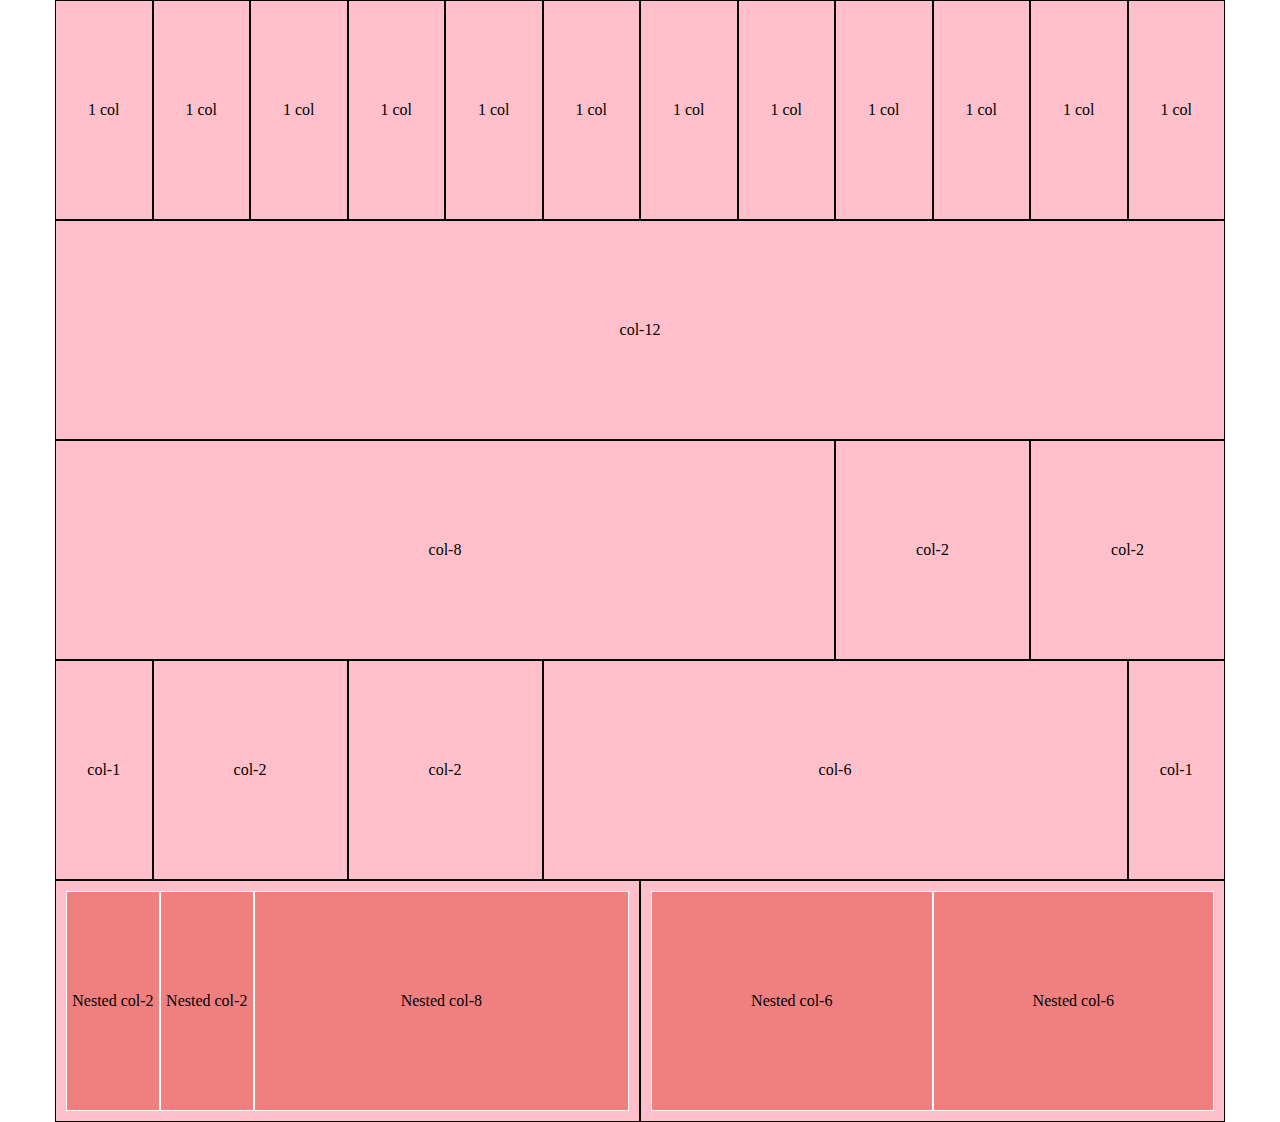
<file: index.html>
<!DOCTYPE html>
<html lang="en" dir="ltr">
  <head>
    <meta charset="utf-8">
    <title>12bool</title>
    <meta name="viewport" content="width=device-width, initial-scale=1.0">
    <link rel="stylesheet" href="./css/master.css">
  </head>
  <body>

    <div class="container">
      <div class="col-1">1 col</div>
      <div class="col-1">1 col</div>
      <div class="col-1">1 col</div>
      <div class="col-1">1 col</div>
      <div class="col-1">1 col</div>
      <div class="col-1">1 col</div>
      <div class="col-1">1 col</div>
      <div class="col-1">1 col</div>
      <div class="col-1">1 col</div>
      <div class="col-1">1 col</div>
      <div class="col-1">1 col</div>
      <div class="col-1">1 col</div>
    </div>

    <div class="container">
      <div class="col-12">col-12</div>
    </div>

    <div class="container">
      <div class="col-8">col-8</div>
      <div class="col-2">col-2</div>
      <div class="col-2">col-2</div>
    </div>

    <div class="container">
      <div class="col-1">col-1</div>
      <div class="col-2">col-2</div>
      <div class="col-2">col-2</div>
      <div class="col-6">col-6</div>
      <div class="col-1">col-1</div>
    </div>

    <div class="container">
      <div class="col-6 footer">
        <div class="container nested">
          <div class="col-2">Nested col-2</div>
          <div class="col-2">Nested col-2</div>
          <div class="col-8">Nested col-8</div>
        </div>
      </div>
      <div class="col-6 footer">
        <div class="container nested">
          <div class="col-6">Nested col-6</div>
          <div class="col-6">Nested col-6</div>
        </div>
      </div>
    </div>
  </body>
</html>
</file>
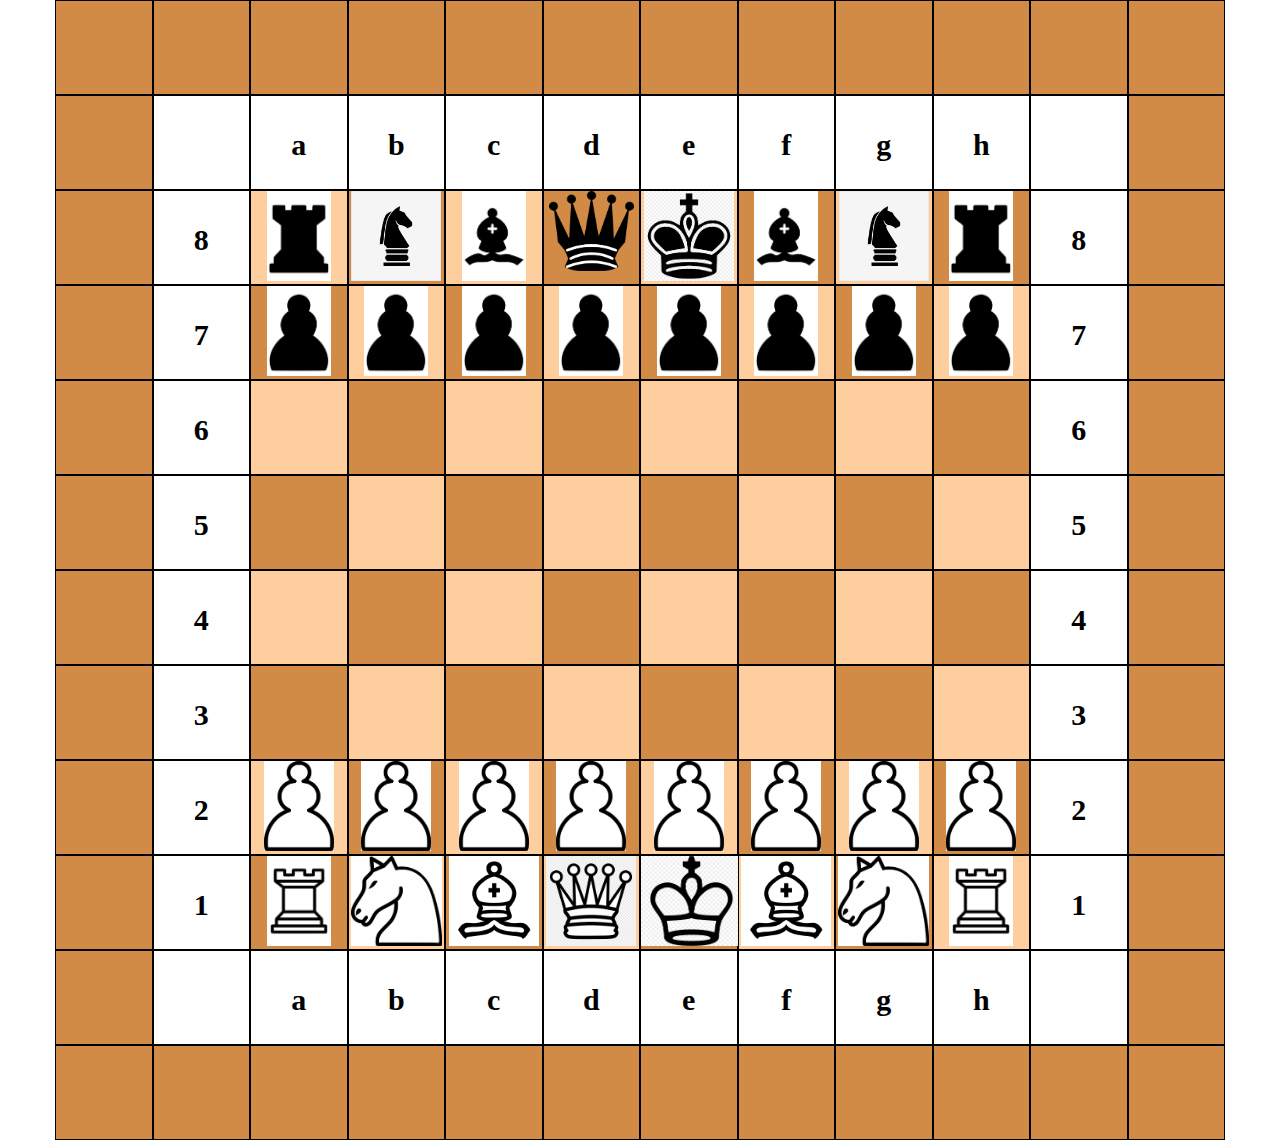
<file: bonus/index.html>
<!DOCTYPE html>
<html lang="en" dir="ltr">
  <head>
    <meta charset="utf-8">
    <title>scacchi bonus</title>
    <meta name="viewport" content="width=device-width, initial-scale=1.0">
    <link rel="stylesheet" href="./assets/css/master.css">
  </head>
  <body>

    <!-- prima riga -->
    <div class="container bg-brown">
      <div class="col-1"></div>
      <div class="col-1"></div>
      <div class="col-1"></div>
      <div class="col-1"></div>
      <div class="col-1"></div>
      <div class="col-1"></div>
      <div class="col-1"></div>
      <div class="col-1"></div>
      <div class="col-1"></div>
      <div class="col-1"></div>
      <div class="col-1"></div>
      <div class="col-1"></div>
    </div>

    <!-- seconda riga -->
    <div class="container">
      <div class="col-1"></div>
      <div class="col-1"></div>
      <div class="col-1"><strong>a</strong></div>
      <div class="col-1"><strong>b</strong></div>
      <div class="col-1"><strong>c</strong></div>
      <div class="col-1"><strong>d</strong></div>
      <div class="col-1"><strong>e</strong></div>
      <div class="col-1"><strong>f</strong></div>
      <div class="col-1"><strong>g</strong></div>
      <div class="col-1"><strong>h</strong></div>
      <div class="col-1"></div>
      <div class="col-1"></div>
    </div>

    <!-- terza riga -->
    <div class="container">
      <div class="col-1"></div>
      <div class="col-1"><strong>8</strong></div>
      <div class="col-1 opacity-brown">
        <img src="./assets/img/torre-nero.jpg" alt="torre-nero">
      </div>
      <div class="col-1 bg-brown">
        <img src="./assets/img/cavallo-nero.jpg" alt="cavallo-nero">
      </div>
      <div class="col-1 opacity-brown">
        <img src="./assets/img/alfiere-nero.jpg" alt="alfiere-nero">
      </div>
      <div class="col-1 bg-brown regina-nera">
        <img src="./assets/img/regina-nero.png" alt="regina-nero">
      </div>
      <div class="col-1 opacity-brown">
        <img src="./assets/img/re-nero.jpg" alt="re-nero">
      </div>
      <div class="col-1 bg-brown">
        <img src="./assets/img/alfiere-nero.jpg" alt="alfiere-nero">
      </div>
      <div class="col-1 opacity-brown">
        <img src="./assets/img/cavallo-nero.jpg" alt="cavallo-nero">
      </div>
      <div class="col-1 bg-brown">
        <img src="./assets/img/torre-nero.jpg" alt="torre-nero">
      </div>
      <div class="col-1"><strong>8</strong></div>
      <div class="col-1"></div>
    </div>

    <!-- quarta riga -->
    <div class="container">
      <div class="col-1"></div>
      <div class="col-1"><strong>7</strong></div>
      <div class="col-1 bg-brown">
        <img src="./assets/img/pedone-nero.jpg" alt="pedone-nero">
      </div>
      <div class="col-1 opacity-brown">
          <img src="./assets/img/pedone-nero.jpg" alt="pedone-nero">
      </div>
      <div class="col-1 bg-brown">
        <img src="./assets/img/pedone-nero.jpg" alt="pedone-nero">
      </div>
      <div class="col-1 opacity-brown">
        <img src="./assets/img/pedone-nero.jpg" alt="pedone-nero">
      </div>
      <div class="col-1 bg-brown">
        <img src="./assets/img/pedone-nero.jpg" alt="pedone-nero">
      </div>
      <div class="col-1 opacity-brown">
        <img src="./assets/img/pedone-nero.jpg" alt="pedone-nero">
      </div>
      <div class="col-1 bg-brown">
        <img src="./assets/img/pedone-nero.jpg" alt="pedone-nero">
      </div>
      <div class="col-1 opacity-brown">
          <img src="./assets/img/pedone-nero.jpg" alt="pedone-nero">
      </div>
      <div class="col-1"><strong>7</strong></div>
      <div class="col-1"></div>
    </div>

    <!-- quinta riga -->
    <div class="container">
      <div class="col-1"></div>
      <div class="col-1"><strong>6</strong></div>
      <div class="col-1 opacity-brown"></div>
      <div class="col-1 bg-brown"></div>
      <div class="col-1 opacity-brown"></div>
      <div class="col-1 bg-brown"></div>
      <div class="col-1 opacity-brown"></div>
      <div class="col-1 bg-brown"></div>
      <div class="col-1 opacity-brown"></div>
      <div class="col-1 bg-brown"></div>
      <div class="col-1"><strong>6</strong></div>
      <div class="col-1"></div>
    </div>

    <!-- sesta riga -->
    <div class="container">
      <div class="col-1"></div>
      <div class="col-1"><strong>5</strong></div>
      <div class="col-1 bg-brown"></div>
      <div class="col-1 opacity-brown"></div>
      <div class="col-1 bg-brown"></div>
      <div class="col-1 opacity-brown"></div>
      <div class="col-1 bg-brown"></div>
      <div class="col-1 opacity-brown"></div>
      <div class="col-1 bg-brown"></div>
      <div class="col-1 opacity-brown"></div>
      <div class="col-1"><strong>5</strong></div>
      <div class="col-1"></div>
    </div>

    <!-- settima riga -->
    <div class="container">
      <div class="col-1"></div>
      <div class="col-1"><strong>4</strong></div>
      <div class="col-1 opacity-brown"></div>
      <div class="col-1 bg-brown"></div>
      <div class="col-1 opacity-brown"></div>
      <div class="col-1 bg-brown"></div>
      <div class="col-1 opacity-brown"></div>
      <div class="col-1 bg-brown"></div>
      <div class="col-1 opacity-brown"></div>
      <div class="col-1 bg-brown"></div>
      <div class="col-1"><strong>4</strong></div>
      <div class="col-1"></div>
    </div>

    <!-- ottava riga -->
    <div class="container">
      <div class="col-1"></div>
      <div class="col-1"><strong>3</strong></div>
      <div class="col-1 bg-brown"></div>
      <div class="col-1 opacity-brown"></div>
      <div class="col-1 bg-brown"></div>
      <div class="col-1 opacity-brown"></div>
      <div class="col-1 bg-brown"></div>
      <div class="col-1 opacity-brown"></div>
      <div class="col-1 bg-brown"></div>
      <div class="col-1 opacity-brown"></div>
      <div class="col-1"><strong>3</strong></div>
      <div class="col-1"></div>
    </div>

    <!-- nona riga -->
    <div class="container">
      <div class="col-1"></div>
      <div class="col-1"><strong>2</strong></div>
      <div class="col-1 opacity-brown">
        <img src="./assets/img/pedone-bianco.jpg" alt="pedone-bianco">
      </div>
      <div class="col-1 bg-brown">
        <img src="./assets/img/pedone-bianco.jpg" alt="pedone-bianco">
      </div>
      <div class="col-1 opacity-brown">
        <img src="./assets/img/pedone-bianco.jpg" alt="pedone-bianco">
      </div>
      <div class="col-1 bg-brown">
        <img src="./assets/img/pedone-bianco.jpg" alt="pedone-bianco">
      </div>
      <div class="col-1 opacity-brown">
        <img src="./assets/img/pedone-bianco.jpg" alt="pedone-bianco">
      </div>
      <div class="col-1 bg-brown">
        <img src="./assets/img/pedone-bianco.jpg" alt="pedone-bianco">
      </div>
      <div class="col-1 opacity-brown">
        <img src="./assets/img/pedone-bianco.jpg" alt="pedone-bianco">
      </div>
      <div class="col-1 bg-brown">
        <img src="./assets/img/pedone-bianco.jpg" alt="pedone-bianco">
      </div>
      <div class="col-1"><strong>2</strong></div>
      <div class="col-1"></div>
    </div>

    <!-- decima riga -->
    <div class="container">
      <div class="col-1"></div>
      <div class="col-1"><strong>1</strong></div>
      <div class="col-1 bg-brown">
        <img src="./assets/img/torre-bianco.jpg" alt="torre-bianco">
      </div>
      <div class="col-1 opacity-brown">
        <img src="./assets/img/cavallo-bianco.jpg" alt="cavallo-bianco">
      </div>
      <div class="col-1 bg-brown">
        <img src="./assets/img/alfiere-bianco.png" alt="alfiere-bianco">
      </div>
      <div class="col-1 opacity-brown">
        <img src="./assets/img/regina-bianca.png" alt="regina-bianca">
      </div>
      <div class="col-1 bg-brown">
        <img src="./assets/img/re-bianco.jpg" alt="re-bianco">
      </div>
      <div class="col-1 opacity-brown">
        <img src="./assets/img/alfiere-bianco.png" alt="alfiere-bianco">
      </div>
      <div class="col-1 bg-brown">
        <img src="./assets/img/cavallo-bianco.jpg" alt="cavallo-bianco">
      </div>
      <div class="col-1 opacity-brown">
        <img src="./assets/img/torre-bianco.jpg" alt="torre-bianco">
      </div>
      <div class="col-1"><strong>1</strong></div>
      <div class="col-1"></div>
    </div>

    <!-- undicesima riga -->
    <div class="container">
      <div class="col-1"></div>
      <div class="col-1"></div>
      <div class="col-1"><strong>a</strong></div>
      <div class="col-1"><strong>b</strong></div>
      <div class="col-1"><strong>c</strong></div>
      <div class="col-1"><strong>d</strong></div>
      <div class="col-1"><strong>e</strong></div>
      <div class="col-1"><strong>f</strong></div>
      <div class="col-1"><strong>g</strong></div>
      <div class="col-1"><strong>h</strong></div>
      <div class="col-1"></div>
      <div class="col-1"></div>
    </div>

    <!-- ultima riga -->
    <div class="container bg-brown">
      <div class="col-1"></div>
      <div class="col-1"></div>
      <div class="col-1"></div>
      <div class="col-1"></div>
      <div class="col-1"></div>
      <div class="col-1"></div>
      <div class="col-1"></div>
      <div class="col-1"></div>
      <div class="col-1"></div>
      <div class="col-1"></div>
      <div class="col-1"></div>
      <div class="col-1"></div>
    </div>
  </body>
</html>
</file>
<file: css/master.css>
*{
  margin: 0;
  padding: 0;
  box-sizing: border-box;
}

.container{
  max-width: 1170px;
  margin: 0 auto;
}

.container::after{
  content: "";
  display: table;
  clear: both;
}

[class*="col-"]{
  float: left;
}

/* larghezza colonne */
.col-1{
  width: calc(100%/12);
}

.col-2{
  width: calc(100%/12 * 2);
}

.col-3{
  width: 25%;;
}

.col-4{
  width: calc(100%/12 * 4);
}

.col-5{
  width: calc(100%/12 * 5);
}

.col-6{
  width: 50%;
}

.col-7{
  width: calc(100%/12 * 7);
}

.col-8{
  width: calc(100%/12 * 8);
}

.col-9{
  width: 75%;
}

.col-10{
  width: calc(100%/12 * 10);
}

.col-11{
  width: calc(100%/12 * 11);
}

.col-12{
  width: 100%;
}
/* larghezza colonne */

/* offset */
.col-offset-1{
  margin-left: calc(100%/12);
}

.col-offset-2{
  margin-left: calc(100%/12 * 2);
}

.col-offset-3{
  margin-left: 25%;;
}

.col-offset-4{
  margin-left: calc(100%/12 * 4);
}

.col-offset-5{
  margin-left: calc(100%/12 * 5);
}

.col-offset-6{
  margin-left: 50%;
}

.col-offset-7{
  margin-left: calc(100%/12 * 7);
}

.col-offset-8{
  margin-left: calc(100%/12 * 8);
}

.col-offset-9{
  margin-left: 75%;
}

.col-offset-10{
  margin-left: calc(100%/12 * 10);
}

.col-offset-11{
  margin-left: calc(100%/12 * 11);
}

.col-offset-12{
  margin-left: 100%;
}
/* offset */

.container > [class^="col-"]{
  padding: 100px 0;
  background-color: #FFC0CB;
  border: 1px solid #000000;
  text-align: center;
}

.container > .footer{
  padding: 0;
}

.nested{
  margin: 10px;
 }

.nested > [class^="col-"] {
  background-color: #F07F80;
  border: 1px solid #FFFFFF;
  text-align: center;
  padding: 100px 0;
}
</file>
<file: bonus/assets/css/master.css>
/* utility */
*{
  margin: 0;
  padding: 0;
  box-sizing: border-box;
}

.container{
  max-width: 1170px;
  margin: 0 auto;
}

.container::after{
  content: "";
  display: table;
  clear: both;
}

[class*="col-"]{
  float: left;
}

.col-1{
  width: calc(100%/12);
  height: 95px;
  border: 1px solid #000000;
  text-align: center;
}
/* utility */

strong{
  font-size: 30px;
  position: relative;
  top: 32px;
}

.bg-brown,
.container div:first-child,
.container div:last-child{
  background-color: #D18B46;
}

.opacity-brown{
  background-color: #FECE9E;
}

img{
  height: 90px;
}

.regina-nera > img{
  height: 80px;
}
</file>
